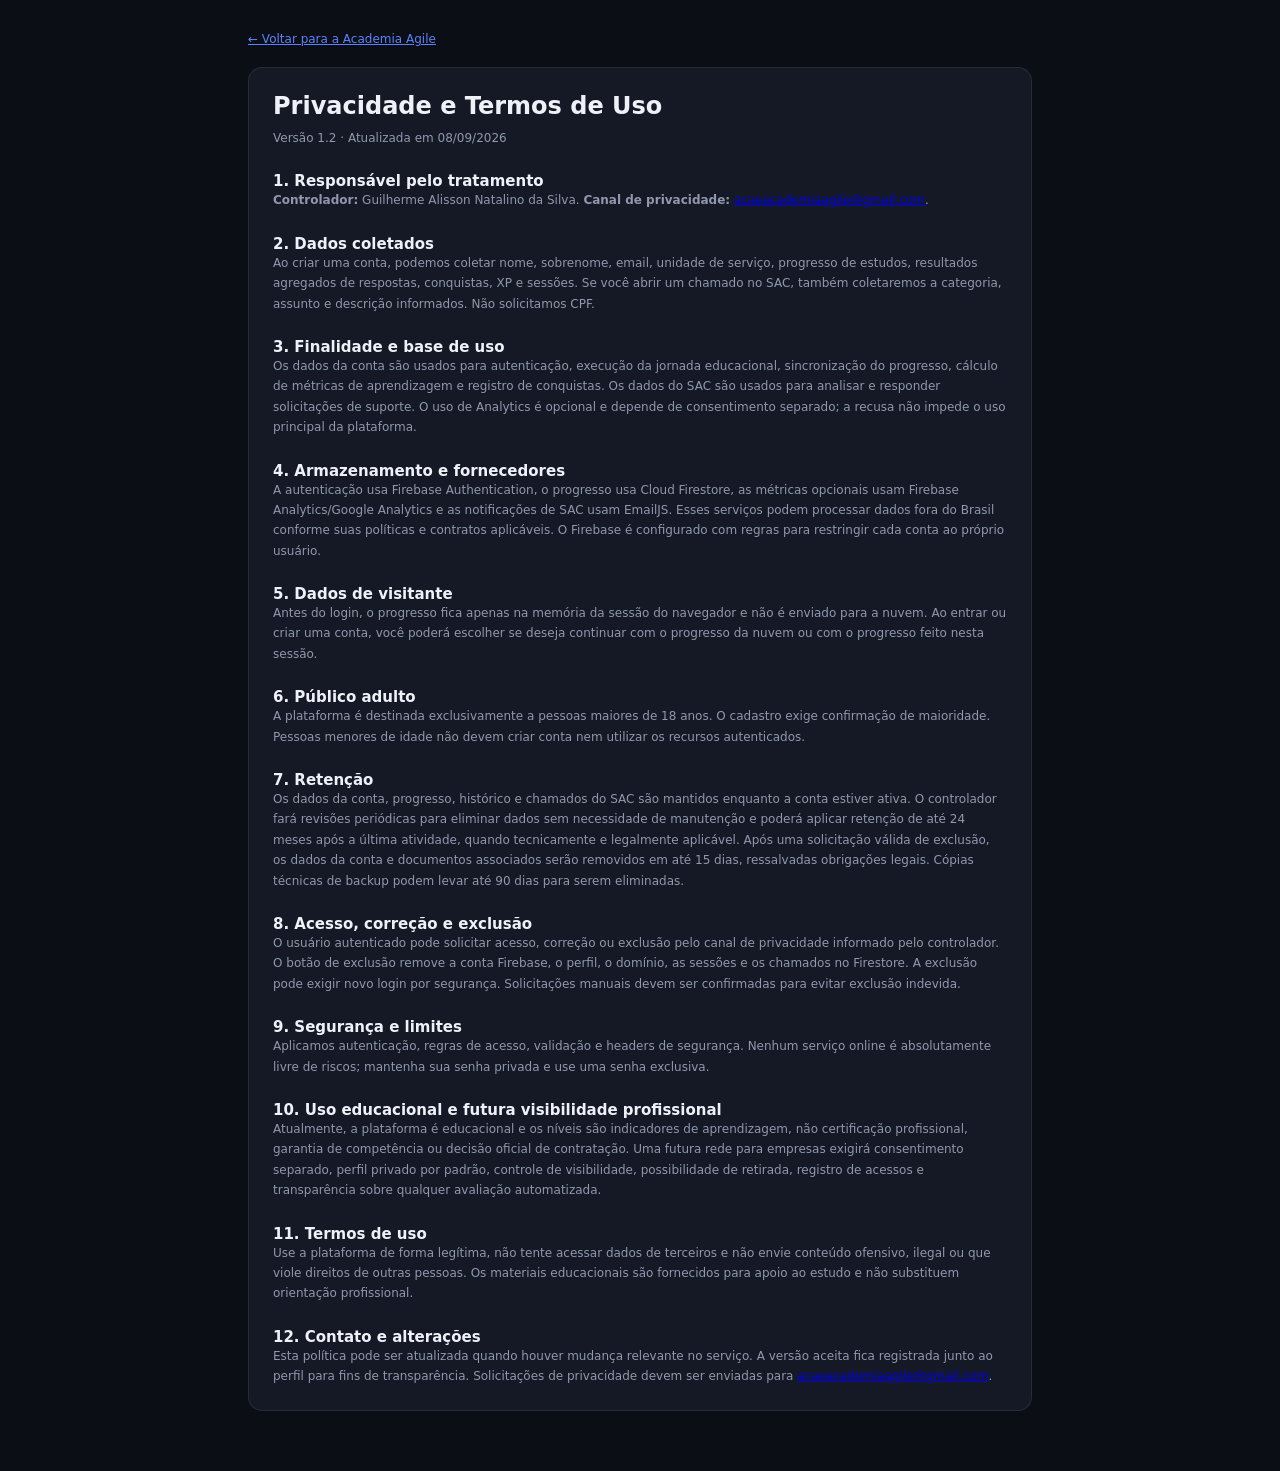
<file: data-policy.html>
<!DOCTYPE html>
<html lang="pt-BR">
<head>
  <meta charset="UTF-8">
  <meta name="viewport" content="width=device-width, initial-scale=1">
  <meta name="theme-color" content="#0b1020">
  <title>Privacidade e Termos - Academia Agile</title>
  <link rel="stylesheet" href="css/styles.css">
</head>
<body>
  <main class="legal-page">
    <a class="legal-back" href="index.html">← Voltar para a Academia Agile</a>
    <article class="legal-content">
      <h1>Privacidade e Termos de Uso</h1>
      <p class="muted">Versão 1.2 · Atualizada em 08/09/2026</p>

      <h2>1. Responsável pelo tratamento</h2>
      <p><strong>Controlador:</strong> Guilherme Alisson Natalino da Silva. <strong>Canal de privacidade:</strong> <a href="mailto:acaeacademiaagile@gmail.com">acaeacademiaagile@gmail.com</a>.</p>

      <h2>2. Dados coletados</h2>
      <p>Ao criar uma conta, podemos coletar nome, sobrenome, email, unidade de serviço, progresso de estudos, resultados agregados de respostas, conquistas, XP e sessões. Se você abrir um chamado no SAC, também coletaremos a categoria, assunto e descrição informados. Não solicitamos CPF.</p>

      <h2>3. Finalidade e base de uso</h2>
      <p>Os dados da conta são usados para autenticação, execução da jornada educacional, sincronização do progresso, cálculo de métricas de aprendizagem e registro de conquistas. Os dados do SAC são usados para analisar e responder solicitações de suporte. O uso de Analytics é opcional e depende de consentimento separado; a recusa não impede o uso principal da plataforma.</p>

      <h2>4. Armazenamento e fornecedores</h2>
      <p>A autenticação usa Firebase Authentication, o progresso usa Cloud Firestore, as métricas opcionais usam Firebase Analytics/Google Analytics e as notificações de SAC usam EmailJS. Esses serviços podem processar dados fora do Brasil conforme suas políticas e contratos aplicáveis. O Firebase é configurado com regras para restringir cada conta ao próprio usuário.</p>

      <h2>5. Dados de visitante</h2>
      <p>Antes do login, o progresso fica apenas na memória da sessão do navegador e não é enviado para a nuvem. Ao entrar ou criar uma conta, você poderá escolher se deseja continuar com o progresso da nuvem ou com o progresso feito nesta sessão.</p>

      <h2>6. Público adulto</h2>
      <p>A plataforma é destinada exclusivamente a pessoas maiores de 18 anos. O cadastro exige confirmação de maioridade. Pessoas menores de idade não devem criar conta nem utilizar os recursos autenticados.</p>

      <h2>7. Retenção</h2>
      <p>Os dados da conta, progresso, histórico e chamados do SAC são mantidos enquanto a conta estiver ativa. O controlador fará revisões periódicas para eliminar dados sem necessidade de manutenção e poderá aplicar retenção de até 24 meses após a última atividade, quando tecnicamente e legalmente aplicável. Após uma solicitação válida de exclusão, os dados da conta e documentos associados serão removidos em até 15 dias, ressalvadas obrigações legais. Cópias técnicas de backup podem levar até 90 dias para serem eliminadas.</p>

      <h2>8. Acesso, correção e exclusão</h2>
      <p>O usuário autenticado pode solicitar acesso, correção ou exclusão pelo canal de privacidade informado pelo controlador. O botão de exclusão remove a conta Firebase, o perfil, o domínio, as sessões e os chamados no Firestore. A exclusão pode exigir novo login por segurança. Solicitações manuais devem ser confirmadas para evitar exclusão indevida.</p>

      <h2>9. Segurança e limites</h2>
      <p>Aplicamos autenticação, regras de acesso, validação e headers de segurança. Nenhum serviço online é absolutamente livre de riscos; mantenha sua senha privada e use uma senha exclusiva.</p>

      <h2>10. Uso educacional e futura visibilidade profissional</h2>
      <p>Atualmente, a plataforma é educacional e os níveis são indicadores de aprendizagem, não certificação profissional, garantia de competência ou decisão oficial de contratação. Uma futura rede para empresas exigirá consentimento separado, perfil privado por padrão, controle de visibilidade, possibilidade de retirada, registro de acessos e transparência sobre qualquer avaliação automatizada.</p>

      <h2>11. Termos de uso</h2>
      <p>Use a plataforma de forma legítima, não tente acessar dados de terceiros e não envie conteúdo ofensivo, ilegal ou que viole direitos de outras pessoas. Os materiais educacionais são fornecidos para apoio ao estudo e não substituem orientação profissional.</p>

      <h2>12. Contato e alterações</h2>
      <p>Esta política pode ser atualizada quando houver mudança relevante no serviço. A versão aceita fica registrada junto ao perfil para fins de transparência. Solicitações de privacidade devem ser enviadas para <a href="mailto:acaeacademiaagile@gmail.com">acaeacademiaagile@gmail.com</a>.</p>
    </article>
  </main>
</body>
</html>
</file>
<file: css/styles.css>
*{box-sizing:border-box;margin:0;padding:0}
html{scroll-behavior:auto;overflow-anchor:none}
:root{
  --bg:#0b0e14;--surface:#141925;--s2:#1b2130;--s3:#252d3d;
  --border:rgba(255,255,255,.08);--border2:rgba(255,255,255,.15);
  --text:#eef1f7;--muted:#8f98ad;
  --accent:#5b82ff;--green:#23d56e;--red:#ff6e7b;
  --amber:#f6c343;--violet:#a77bff;--r:12px;--rl:18px;
  --font:Inter,system-ui,sans-serif;--mono:"JetBrains Mono",monospace;
}
*[hidden] { display: none !important; }
body{margin:0;background:var(--bg);color:var(--text);font-family:var(--font);overflow-x:hidden}
button,a{font:inherit}
.top{position:sticky;top:0;z-index:50;background:rgba(11,14,20,.97);backdrop-filter:blur(12px);border-bottom:1px solid var(--border)}
.toprow{display:flex;align-items:center;gap:12px;padding:12px 16px}
.logo{width:36px;height:36px;display:grid;place-items:center;border:1px solid var(--accent);background:rgba(91,130,255,.12);border-radius:10px;overflow:hidden;flex-shrink:0}
.logo img{width:100%;height:100%;object-fit:contain;display:block}
.brand b{display:block;font-size:13px;line-height:1.2}
.brand span{display:block;color:var(--muted);font-size:10px;margin-top:1px;white-space:nowrap;overflow:hidden;text-overflow:ellipsis;max-width:200px}
.xp{margin-left:auto;padding:6px 11px;border:1px solid var(--accent);border-radius:999px;color:var(--accent);font-family:var(--mono);font-size:11px;font-weight:700;white-space:nowrap}
.nav{display:flex;gap:5px;padding:0 12px 9px}
.nav button{flex:1;border:1px solid var(--border);background:var(--s2);color:var(--muted);border-radius:9px;padding:8px 4px;cursor:pointer;font-size:11px;transition:all .15s}
.nav button.active{color:#fff;border-color:var(--accent);background:rgba(91,130,255,.12)}
.progress{background:var(--surface);padding:9px 16px 8px;border-bottom:1px solid var(--border)}
.levels{display:flex;justify-content:space-between;gap:3px;margin-bottom:6px}
.lev{flex:1;text-align:center;color:var(--muted);font-size:9px;line-height:1.3;transition:color .3s}
.lev span{display:block;font-size:13px;margin-bottom:1px}
.lev.active{color:#fff;font-weight:700}
.track{height:6px;background:var(--s3);border-radius:99px;overflow:hidden}
.fill{height:100%;width:5%;background:var(--accent);transition:.4s ease}
.badge{display:inline-block;margin-top:6px;padding:4px 9px;border-radius:999px;font-size:10px;background:rgba(91,130,255,.12);color:var(--accent);border:1px solid rgba(91,130,255,.35)}
.main{max-width:860px;margin:0 auto;padding:14px 13px 80px}
.screen{display:none}
.screen.active{display:block}
.hero{background:linear-gradient(135deg,rgba(91,130,255,.14),rgba(167,123,255,.08));border:1px solid var(--border2);border-radius:20px;padding:18px;margin-bottom:12px}
.hero h1{margin:0 0 5px;font-size:21px;line-height:1.25}
.hero p{margin:0;color:var(--muted);font-size:12px;line-height:1.6}
.grid{display:grid;grid-template-columns:repeat(2,minmax(0,1fr));gap:10px}
.card{background:var(--surface);border:1px solid var(--border);border-radius:var(--rl);padding:14px}
.card h3,.card h4{margin:0 0 6px;font-size:14px}
.btn{border:0;background:var(--accent);color:#fff;border-radius:10px;padding:10px 13px;font-weight:700;cursor:pointer;font-size:13px;transition:opacity .15s}
.btn:hover{opacity:.88}
.btn.secondary{background:var(--s2);border:1px solid var(--border2);color:var(--text)}
.btn.ghost{background:transparent;border:1px solid var(--border2);color:var(--text)}
.actions{display:flex;gap:8px;flex-wrap:wrap;margin-top:10px}
.stats{display:grid;grid-template-columns:repeat(4,1fr);gap:8px}
.stat{background:var(--surface);border:1px solid var(--border);border-radius:11px;padding:11px;text-align:center}
.stat b{font:700 18px var(--mono);display:block}
.stat span{display:block;color:var(--muted);font-size:10px;margin-top:2px}
.section-title{font-size:11px;color:var(--muted);text-transform:uppercase;letter-spacing:.08em;margin:14px 0 8px}
.skill{display:flex;align-items:center;gap:10px;padding:9px 0;border-bottom:1px solid var(--border)}
.skill:last-child{border-bottom:0}
.skill-name{width:145px;font-size:12px;flex-shrink:0}
.bar{flex:1;height:5px;background:var(--s3);border-radius:99px;overflow:hidden}
.bar i{display:block;height:100%;background:var(--accent)}
.pct{width:105px;text-align:right;white-space:nowrap;font:11px var(--mono);color:var(--muted)}
#livesState{display:inline-flex;align-items:center;gap:7px;padding:4px 10px;border-radius:999px;background:rgba(255,110,123,.12);border:1px solid rgba(255,110,123,.25);color:#ffdfe3;box-shadow:inset 0 0 0 1px rgba(255,255,255,.02)}
#livesState.life-shake{animation:lifeShake .32s ease}
#livesState .life-heart{font-size:12px;display:inline-block;transform-origin:center;transition:transform .18s ease,opacity .18s ease,filter .18s ease}
#livesState .life-heart.is-broken{opacity:.35;transform:scale(.8) rotate(-10deg);filter:grayscale(.35) brightness(.9)}
@keyframes lifeShake{0%,100%{transform:translateX(0)}12%{transform:translateX(-4px) rotate(-4deg)}25%{transform:translateX(4px) rotate(4deg)}37%{transform:translateX(-3px) rotate(-3deg)}50%{transform:translateX(3px) rotate(3deg)}62%{transform:translateX(-2px) rotate(-2deg)}75%{transform:translateX(2px) rotate(2deg)}}
.qtop{display:flex;align-items:center;gap:8px;margin-bottom:11px;flex-wrap:wrap}
.qcount{margin-left:auto;font:11px var(--mono);color:var(--muted)}
.tag{padding:3px 8px;border-radius:999px;font-size:10px;font-weight:700;border:1px solid var(--border2);color:var(--accent);background:rgba(91,130,255,.08)}
.qcard{background:var(--surface);border:1px solid var(--border);border-radius:var(--rl);padding:18px;margin-bottom:11px}
.qtext{font-size:16px;font-weight:600;line-height:1.55;margin-bottom:14px}
.opts{display:flex;flex-direction:column;gap:7px}
.opt{width:100%;text-align:left;padding:12px 13px;border-radius:10px;background:var(--s2);border:1px solid var(--border2);color:var(--text);cursor:pointer;display:flex;gap:10px;align-items:flex-start;transition:all .12s;font-size:13px}
.opt:hover:not(:disabled){border-color:var(--accent);transform:translateX(2px)}
.opt:disabled{cursor:default}
.letter{min-width:20px;height:20px;border-radius:5px;background:var(--s3);display:grid;place-items:center;font:10px var(--mono);flex:none}
.opt.correct{background:rgba(35,213,110,.1);border-color:var(--green)}
.opt.correct .letter{background:var(--green);color:#000}
.opt.wrong{background:rgba(255,110,123,.1);border-color:var(--red)}
.opt.wrong .letter{background:var(--red);color:#fff}
.feedback{display:none}
.feedback.show{display:block}
.fb{border-radius:14px;padding:13px;margin:9px 0;border:1px solid var(--border2);background:var(--surface)}
.fb.ok{border-color:rgba(35,213,110,.3)}
.fb.err{border-color:rgba(255,110,123,.3)}
.fb h4{margin:0 0 6px;font-size:13px}
.material{display:flex;align-items:center;gap:10px;padding:10px 11px;background:rgba(91,130,255,.08);border:1px solid rgba(91,130,255,.25);border-radius:11px;text-decoration:none;color:var(--text);margin-top:9px}
.material:hover{background:rgba(91,130,255,.15)}
.play{width:36px;height:28px;border-radius:7px;background:rgba(91,130,255,.2);display:grid;place-items:center;flex-shrink:0;font-size:12px}
.material small{display:block;color:var(--muted);margin-top:1px;font-size:10px}
.recovery-video{margin-top:10px;aspect-ratio:16/9;border:1px solid var(--border2);border-radius:11px;overflow:hidden;background:#000}
.recovery-video iframe{display:block;width:100%;height:100%;border:0}
.next{width:100%;margin-top:8px}
.study-grid{display:grid;grid-template-columns:repeat(2,minmax(0,1fr));gap:10px}
.study-card{background:var(--surface);border:1px solid var(--border);border-radius:14px;padding:13px}
.study-card .meta{display:flex;gap:5px;flex-wrap:wrap;margin:7px 0}
.chip{font-size:9px;padding:3px 7px;border-radius:999px;background:var(--s3);color:var(--muted)}
.achievement{display:flex;gap:10px;align-items:center;padding:10px;border:1px solid var(--border);border-radius:11px;background:var(--surface)}
.aicon{font-size:20px}
.timeline{display:flex;flex-direction:column;gap:7px}
.row{display:flex;justify-content:space-between;gap:12px;padding:9px;border-bottom:1px solid var(--border);font-size:11px}
.exam-box{border:1px solid rgba(246,195,67,.3);background:rgba(246,195,67,.06);border-radius:13px;padding:12px;margin-bottom:11px}
.promo{padding:16px;border-radius:15px;text-align:center;background:linear-gradient(135deg,rgba(35,213,110,.13),rgba(91,130,255,.1));border:1px solid rgba(35,213,110,.25)}
.muted{color:var(--muted)}
.small{font-size:11px}
.mission{border-left:3px solid var(--accent)}
.slack-button { display: none; }
.action-grid{display:grid;grid-template-columns:1fr;gap:8px;margin-top:12px}
.action-btn{display:flex;align-items:center;gap:10px;padding:13px 16px;border-radius:13px;border:1px solid var(--border2);background:var(--s2);color:var(--text);cursor:pointer;font-size:14px;font-weight:500;transition:all .15s;text-align:left;width:100%}
.action-btn:hover{background:var(--s3);transform:translateX(2px)}
.action-btn.primary{background:var(--accent);border-color:var(--accent);color:#fff}
.action-btn.primary:hover{opacity:.9;transform:translateX(2px)}
.action-btn .aicon{font-size:20px;flex-shrink:0;width:36px;height:36px;border-radius:9px;background:rgba(255,255,255,.1);display:grid;place-items:center}
.action-btn.primary .aicon{background:rgba(255,255,255,.2)}
.action-btn .alabel{flex:1}
.action-btn .alabel b{display:block;font-size:14px;line-height:1.2}
.action-btn .alabel span{display:block;font-size:11px;opacity:.7;margin-top:2px}
.action-btn .achev{color:rgba(255,255,255,.5);font-size:16px}
.auth-strip{display:flex;align-items:center;gap:8px;padding:10px 14px;border-radius:11px;background:rgba(91,130,255,.08);border:1px solid rgba(91,130,255,.2);margin-bottom:10px;cursor:pointer;transition:all .15s}
.auth-strip:hover{background:rgba(91,130,255,.15)}
.auth-strip .acloud{font-size:18px}
.auth-strip .atext b{display:block;font-size:13px;color:var(--text)}
.auth-strip .atext span{display:block;font-size:11px;color:var(--muted)}
.auth-strip .achev{margin-left:auto;color:var(--muted);font-size:14px}

.lock{opacity:.45}
.empty{padding:20px;text-align:center;color:var(--muted);font-size:12px}
.review-item{padding:11px 0;border-bottom:1px solid var(--border)}
.review-item:last-child{border-bottom:0}
.review-q{font-size:12px;font-weight:600;line-height:1.45}
.review-line{font-size:11px;margin-top:3px}
.wrongtxt{color:var(--red)}
.righttxt{color:var(--green)}
.toast{position:fixed;top:68px;right:13px;z-index:200;background:var(--green);color:#06150a;padding:7px 12px;border-radius:999px;font:700 12px var(--mono);transform:translateY(-5px);opacity:0;transition:.25s;pointer-events:none}
.toast.show{opacity:1;transform:none}
.modal{position:fixed;inset:0;background:rgba(0,0,0,.6);display:none;align-items:flex-end;z-index:100}
.modal.show{display:flex}
.modal-card{position:relative;width:100%;max-width:860px;margin:0 auto;background:var(--surface);border:1px solid var(--border2);border-radius:20px 20px 0 0;padding:16px;max-height:88vh;overflow:auto}
.x{position:absolute;top:12px;right:16px;z-index:2;width:30px;height:30px;border:0;border-radius:50%;background:rgba(255,255,255,.07);color:var(--muted);font-size:22px;line-height:1;cursor:pointer}
@media(max-width:640px){
  .grid,.study-grid{grid-template-columns:1fr}
  .stats{grid-template-columns:1fr 1fr}
  .skill-name{width:110px}
  .qtext{font-size:15px}
  .nav button{font-size:10px;padding:7px 3px}
  .brand span{max-width:160px}
  .hero h1{font-size:18px}
  .hero{padding:14px}
  .main{padding:12px 11px 80px}
}

/* =============================================
   Jornada — Header, Nav icons, Journey Track
   ============================================= */

/* ---- Top bar ---- */
.top { max-width: none; }
.toprow { max-width: 1180px; margin: 0 auto; }
.top-spacer { flex: 1; }
.top-stat {
  min-width: 88px; padding: 6px 11px;
  border: 1px solid var(--border); border-radius: 10px;
  background: rgba(20,25,37,.75); font-size: 11px;
  text-align: center; line-height: 1.15;
}
.top-stat span { margin-right: 3px; }
.top-stat b { font: 700 12px var(--mono); }
.top-stat small { display: block; color: var(--muted); font-size: 8px; margin-top: 2px; }
.streak-button { cursor: pointer; color: var(--text); font-family: inherit; }
.streak-button:hover { border-color: var(--accent); background: rgba(91,130,255,.1); }

.avatar-btn, .icon-btn {
  border: 1px solid var(--border2); background: var(--s2);
  color: var(--text); border-radius: 10px; cursor: pointer;
}
.avatar-btn {
  height: 40px; padding: 4px 8px;
  display: flex; align-items: center; gap: 6px;
}
.avatar-btn span:first-child {
  width: 28px; height: 28px; border-radius: 50%;
  display: grid; place-items: center;
  background: rgba(91,130,255,.2); border: 1px solid var(--accent); font-size: 10px;
}
.avatar-logo { width: 100%; height: 100%; object-fit: contain; display: block; border-radius: 50%; }
.avatar-person-icon { width: 22px; height: 22px; color: var(--muted); display: block; }
.icon-btn { width: 40px; height: 40px; background: transparent; }
.notification-button { position: relative; }
.notification-count { position: absolute; top: -5px; right: -5px; min-width: 16px; height: 16px; padding: 0 4px; display: grid; place-items: center; border-radius: 999px; background: var(--red); color: #fff; font: 700 9px var(--mono); }

/* ---- Nav ícones SVG ---- */
.nav-icon {
  display: block; width: 20px; height: 20px;
  margin: 0 auto 3px; transition: stroke .15s;
}
.nav button {
  display: flex; flex-direction: column;
  align-items: center; justify-content: center;
  padding: 8px 6px 7px;
}
.nav button.active .nav-icon { stroke: var(--accent); }
.nav button:not(.active) .nav-icon { stroke: var(--muted); }
.nav button span { font-size: 10px; line-height: 1; }

/* ---- Layout principal ---- */
.main { max-width: 1180px; padding: 16px 10px 80px; }
.home-level-grid {
  display: grid;
  grid-template-columns: minmax(0, 2.3fr) minmax(230px, .75fr);
  gap: 10px;
}

/* ---- Level card simplificado (só journey track) ---- */
.level-card { padding: 16px; }
.level-card--journey-only { padding: 14px 16px 18px; }

.eyebrow {
  font-size: 9px; font-weight: 700; letter-spacing: .1em;
  color: var(--muted); text-transform: uppercase; margin-bottom: 10px;
}

/* ---- Journey Track — evolução das onças ---- */
.journey-track {
  display: flex;
  justify-content: space-between;
  align-items: flex-end;
  gap: 0;
  min-height: 140px;
  position: relative;
}

/* Linha conectora — fica atrás das imagens */
.journey-track::before {
  content: '';
  position: absolute;
  bottom: 28px;
  left: 5%; right: 5%;
  height: 2px;
  background: linear-gradient(
    90deg,
    var(--green) var(--track-fill, 20%),
    var(--border2) var(--track-fill, 20%)
  );
  z-index: 0;
}

.journey-node {
  flex: 1;
  display: flex; flex-direction: column;
  align-items: center; gap: 6px;
  position: relative; z-index: 1;
}
/* Esconde o span legado (bolinhas antigas) */
.journey-node > span { display: none; }

/* ---- Wrapper da imagem: corpo inteiro, sem fundo ---- */
.track-mascot-wrap {
  position: relative;
  width: 90px; height: 120px;
  display: flex; align-items: flex-end; justify-content: center;
  background: transparent; overflow: visible;
}

/* Imagem full-body com transparência (PNG sem fundo) */
.track-mascot-img {
  width: 100%; height: 100%;
  object-fit: contain;
  object-position: center bottom;
  display: block;
  background: transparent;
  transition: filter .35s, opacity .35s, transform .35s;
}

/* ---- Estados visuais das onças ---- */

/* Concluído: colorido, levemente opaco */
.journey-node--completed .track-mascot-img { opacity: .72; }

/* Atual: colorido, elevado, glow azul */
.journey-node--current .track-mascot-img {
  transform: scale(1.13) translateY(-8px);
  filter: drop-shadow(0 6px 16px rgba(91,130,255,.55));
}

/* Próximo: silhueta preta pulsante com glow azul */
.journey-node--next .track-mascot-img {
  filter: brightness(0) saturate(0);
  opacity: .58;
  animation: shadow-pulse-next 3s ease-in-out infinite;
}

/* Bloqueados: silhueta preta escura, sem movimento */
.journey-node--locked .track-mascot-img {
  filter: brightness(0) saturate(0);
  opacity: .20;
}

@keyframes shadow-pulse-next {
  0%, 100% {
    opacity: .50;
    filter: brightness(0) saturate(0);
  }
  50% {
    opacity: .72;
    filter: brightness(0) saturate(0) drop-shadow(0 0 12px rgba(91,130,255,.65));
  }
}

/* ---- Anel pulsante no nível atual ---- */
.track-mascot-ring {
  position: absolute;
  bottom: -4px;
  left: 50%; transform: translateX(-50%);
  width: 54px; height: 54px;
  border-radius: 50%;
  border: 2px solid var(--accent);
  box-shadow: 0 0 0 4px rgba(91,130,255,.12), 0 0 16px rgba(91,130,255,.4);
  animation: ring-pulse 2.5s ease-in-out infinite;
  pointer-events: none;
}

@keyframes ring-pulse {
  0%, 100% { box-shadow: 0 0 0 4px rgba(91,130,255,.12), 0 0 16px rgba(91,130,255,.4); }
  50%       { box-shadow: 0 0 0 8px rgba(91,130,255,.06), 0 0 28px rgba(91,130,255,.65); }
}

/* ---- Badge ✓ nos concluídos ---- */
.track-mascot-check {
  position: absolute;
  top: 0; right: -2px;
  width: 20px; height: 20px; border-radius: 50%;
  background: var(--green); color: #062317;
  font-size: 9px; font-weight: 900;
  display: grid; place-items: center;
  border: 2px solid rgba(0,0,0,.35);
  box-shadow: 0 2px 6px rgba(0,0,0,.4);
}

/* ---- Label abaixo da onça ---- */
.track-mascot-label {
  font-size: 9px; font-weight: 700; text-align: center;
  line-height: 1.2; letter-spacing: .03em;
  max-width: 90px; white-space: nowrap;
  overflow: hidden; text-overflow: ellipsis;
}
.journey-node--completed .track-mascot-label { color: var(--green); }
.journey-node--current   .track-mascot-label { color: var(--accent); font-size: 10px; }
.journey-node--next      .track-mascot-label { color: rgba(91,130,255,.5); font-style: italic; }
.journey-node--locked    .track-mascot-label { color: rgba(255,255,255,.18); }

/* ---- Número do nível (mini, acima do label) ---- */
.track-level-num {
  font-size: 8px; letter-spacing: .06em; text-transform: uppercase;
  color: rgba(255,255,255,.2);
}
.journey-node--current   .track-level-num { color: rgba(91,130,255,.7); }
.journey-node--completed .track-level-num { color: rgba(35,213,110,.6); }

/* ---- Goal card ---- */
.goal-card h2 { font-size: 15px; margin: 8px 0; }
.goal-card p { font-size: 10px; margin-bottom: 8px; }
.goal-card small { display: block; color: var(--muted); font-size: 9px; margin-top: 7px; }
.goal-card .bar { height: 6px; }
.goal-btn { width: 100%; margin-top: 10px; padding: 7px 9px; font-size: 9px; }

/* ---- Home action grid ---- */
.home-action-grid {
  display: grid;
  grid-template-columns: minmax(0, 2.4fr) 150px 150px;
  gap: 10px; margin-top: 12px;
}
.continue-card {
  padding: 16px;
  background: linear-gradient(135deg, rgba(39,70,190,.9), rgba(26,43,115,.85));
  border-color: rgba(91,130,255,.55);
}
.continue-top { display: flex; justify-content: space-between; align-items: center; color: #aab9ff; font-size: 8px; letter-spacing: .08em; }
.continue-top b { color: #fff; font-size: 8px; letter-spacing: 0; }
.continue-content { display: flex; align-items: center; gap: 14px; margin: 10px 0 13px; }
.target-icon {
  width: 58px; height: 58px; border-radius: 50%;
  display: grid; place-items: center;
  border: 5px solid rgba(255,255,255,.15);
  outline: 2px solid rgba(255,255,255,.2);
  font-size: 28px; flex: none;
}
.continue-info { min-width: 0; flex: 1; }
.continue-info h2 { font-size: 17px; margin: 0 0 5px; }
.continue-info p { font-size: 10px; color: #d6dcff; margin: 2px 0; }
.continue-info .progress-line { margin-top: 9px; height: 6px; background: rgba(255,255,255,.12); border-radius: 99px; overflow: hidden; }
.continue-info .progress-line i { display: block; height: 100%; width: 8%; background: var(--green); border-radius: 99px; }
.continue-content > strong { color: #fff; font-size: 9px; white-space: nowrap; }
.primary-action, .green-action, .purple-action { width: 100%; border: 0; border-radius: 7px; padding: 8px 10px; cursor: pointer; font-size: 10px; font-weight: 700; }
.primary-action { background: #fff; color: #233a9b; }
.daily-card, .recommended-card, .mission-card { padding: 13px; }
.daily-card { background: linear-gradient(145deg, rgba(8,63,48,.9), rgba(10,47,38,.9)); border-color: rgba(35,213,110,.18); }
.recommended-card { background: linear-gradient(145deg, rgba(54,28,83,.9), rgba(38,25,64,.9)); border-color: rgba(167,123,255,.2); }
.mission-card { background: linear-gradient(180deg, rgba(12,18,28,.9), rgba(16,20,30,.95)); border-color: rgba(255,255,255,.1); }
.card-label { font-size: 8px; color: var(--muted); letter-spacing: .08em; }
.daily-card h3, .recommended-card h3 { font-size: 11px; margin: 12px 0 9px; }
.daily-card p, .daily-card small, .recommended-card p { font-size: 9px; color: var(--muted); }
.daily-card p { color: var(--green); margin-bottom: 3px; }
.mini-progress { height: 5px; background: rgba(255,255,255,.1); border-radius: 99px; overflow: hidden; margin: 9px 0; }
.mini-progress i { display: block; height: 100%; width: 0; background: var(--green); }
.recommended-card strong { display: block; margin-top: 4px; color: var(--violet); font: 700 15px var(--mono); }
.recommended-card .mini-progress i { background: var(--violet); }
.mission-list{display:grid;gap:12px;margin-top:10px}
.mission-item{display:flex;flex-direction:column;gap:6px;padding:6px 0;border-bottom:1px solid rgba(255,255,255,.08)}
.mission-item:last-child{border-bottom:0}
.mission-row{display:flex;justify-content:space-between;align-items:center;gap:10px;font-weight:700;font-size:12px;margin-bottom:0}
.mission-row span{flex:1;min-width:0}
.mission-row strong{font-size:10px;color:var(--green);font-family:var(--mono);white-space:nowrap}
.mission-row strong em{font-style:normal;color:var(--green);margin-left:2px}
.mission-item small{display:block;color:var(--muted);font-size:9px;margin-top:0}
.mission-item .mini-progress{margin:0}
.green-action { background: rgba(35,213,110,.8); color: #062317; }
.purple-action { background: rgba(117,55,220,.8); color: #fff; }

/* ---- Journey explainer ---- */
.journey-explainer {
  margin-top: 45px;
  background: linear-gradient(180deg, rgba(20,25,37,.95), rgba(12,17,27,.95));
  border: 1px solid var(--border); border-radius: 14px; padding: 15px 18px;
}
.journey-explainer h2 { font-size: 12px; margin-bottom: 13px; }
.explainer-grid { display: grid; grid-template-columns: repeat(5,1fr); }
.explainer-grid > div { display: flex; gap: 9px; padding: 4px 13px; border-right: 1px solid var(--border); }
.explainer-grid > div:last-child { border-right: 0; }
.explainer-grid span { font-size: 24px; }
.explainer-grid b { font-size: 9px; }
.explainer-grid p { color: var(--muted); font-size: 8px; line-height: 1.45; margin-top: 4px; }
.sync-strip { margin-top: 12px; padding: 10px; border: 1px solid var(--border); border-radius: 11px; display: flex; align-items: center; gap: 8px; font-size: 9px; }
.sync-strip small { color: var(--muted); flex: 1; }
.sync-strip b { color: var(--green); font-size: 8px; }

/* ---- Métricas ---- */
.metrics-overview { display: grid; grid-template-columns: repeat(4,1fr); gap: 10px; }
.metric-big { background: var(--surface); border: 1px solid var(--border); border-radius: 13px; padding: 15px; }
.metric-big b { display: block; font: 700 24px var(--mono); }
.metric-big span { color: var(--muted); font-size: 10px; }
.metric-big .metric-note { color: var(--muted); font-size: 9px; margin-top: 5px; }
.metric-focus { display: flex; justify-content: space-between; align-items: center; padding: 11px 0; border-bottom: 1px solid var(--border); }
.metric-focus:last-child { border-bottom: 0; }
.metric-focus b { font-size: 11px; }
.metric-focus span { color: var(--violet); font: 11px var(--mono); }
.metric-focus-action { margin-left: 8px; padding: 5px 9px; font: 10px var(--sans); }
.faq-list { display: grid; gap: 8px; }
.support-callout { display: flex; align-items: center; gap: 12px; margin-bottom: 10px; padding: 13px 15px; border: 1px solid rgba(91,130,255,.38); border-radius: 10px; background: linear-gradient(100deg, rgba(91,130,255,.16), rgba(167,123,255,.08)); }
.support-callout-icon { width: 34px; height: 34px; flex: 0 0 34px; display: grid; place-items: center; border-radius: 9px; background: var(--accent); font-size: 17px; }
.support-callout b { display: block; color: var(--text); font-size: 12px; }
.support-callout p { margin: 4px 0 0; color: var(--muted); font-size: 10px; line-height: 1.45; }
.support-contact { margin-top: 14px; padding: 12px 15px; border: 1px solid var(--border); border-radius: 9px; background: rgba(255,255,255,.02); }
.support-contact b { display: block; color: var(--text); font-size: 12px; }
.support-contact p { margin: 5px 0 0; color: var(--muted); font-size: 11px; line-height: 1.55; }
.support-contact a { color: var(--accent); font-weight: 700; }
.faq-item { padding: 13px 15px; background: var(--surface); border: 1px solid var(--border); border-radius: 10px; }
.faq-item summary { cursor: pointer; font-size: 12px; font-weight: 700; }
.faq-item p { margin: 10px 0 0; color: var(--muted); font-size: 11px; line-height: 1.55; }
.support-form { display: grid; gap: 8px; padding: 16px; background: var(--surface); border: 1px solid var(--border); border-radius: 12px; }
.support-form[hidden] { display: none; }
.support-input, .support-select, .support-textarea { margin-bottom: 5px; }
.support-combobox { position: relative; margin-bottom: 5px; }
.support-combobox-trigger { width: 100%; display: flex; align-items: center; gap: 10px; padding: 11px 14px; border: 1px solid rgba(255,255,255,.1); border-radius: 10px; background: rgba(255,255,255,.05); color: #fff; cursor: pointer; font: 13px var(--sans); text-align: left; }
.support-combobox-trigger:focus { outline: none; border-color: var(--accent); box-shadow: 0 0 0 3px rgba(91,130,255,.18); }
.support-category-icon { font-size: 16px; }
.support-combobox-chevron { margin-left: auto; color: var(--muted); font-size: 16px; }
.support-combobox-menu { position: absolute; top: calc(100% + 6px); left: 0; right: 0; z-index: 5; padding: 5px; border: 1px solid var(--border2); border-radius: 10px; background: #1a2232; box-shadow: 0 16px 30px rgba(0,0,0,.4); }
.support-combobox-menu[hidden] { display: none; }
.support-combobox-menu button { width: 100%; display: flex; align-items: center; gap: 10px; padding: 10px; border: 0; border-radius: 7px; background: transparent; color: var(--text); cursor: pointer; text-align: left; }
.support-combobox-menu button:hover, .support-combobox-menu button:focus { background: rgba(91,130,255,.14); outline: none; }
.support-combobox-menu button > span:first-child { width: 22px; font-size: 16px; text-align: center; }
.support-combobox-menu b, .support-combobox-menu small { display: block; }
.support-combobox-menu b { font-size: 11px; }
.support-combobox-menu small { margin-top: 2px; color: var(--muted); font-size: 9px; }
.support-category-hidden { position: absolute; width: 1px; height: 1px; overflow: hidden; clip: rect(0 0 0 0); clip-path: inset(50%); white-space: nowrap; }
.support-textarea { resize: vertical; min-height: 120px; font-family: inherit; }
.support-login-note, .support-user-note { margin-bottom: 10px; padding: 12px; border: 1px solid var(--border); border-radius: 9px; color: var(--muted); font-size: 11px; }
.support-user-note b { color: var(--text); }
.support-ticket-list { display: grid; gap: 7px; }
.support-ticket { width: 100%; display: flex; align-items: center; justify-content: space-between; padding: 12px; background: var(--surface); border: 1px solid var(--border); border-radius: 8px; color: var(--text); cursor: pointer; text-align: left; }
.support-ticket:hover { border-color: var(--accent); background: rgba(91,130,255,.07); }
.support-ticket b, .support-ticket small { display: block; }
.support-ticket small { margin-top: 4px; color: var(--muted); font-size: 9px; }
.support-ticket strong { color: var(--muted); font-size: 20px; }
.support-ticket-detail { padding: 24px; }
.support-ticket-detail-head { display: flex; align-items: center; gap: 8px; color: var(--muted); font-size: 10px; }
.support-ticket-detail h2 { margin: 16px 0 4px; color: var(--text); font-size: 18px; }
.support-ticket-detail > small { color: var(--muted); font-size: 10px; }
.support-detail-block { margin-top: 18px; padding: 14px; border: 1px solid var(--border); border-radius: 9px; background: rgba(255,255,255,.03); }
.support-detail-block b { display: block; font-size: 11px; }
.support-detail-block p { margin: 8px 0 0; color: var(--muted); font-size: 12px; line-height: 1.6; white-space: pre-wrap; }
.support-response.has-response { border-color: rgba(35,213,110,.35); background: rgba(35,213,110,.06); }
.support-conversation { display: grid; gap: 8px; margin-top: 18px; }
.support-conversation > b { font-size: 11px; }
.support-message { padding: 10px 12px; border: 1px solid var(--border); border-radius: 9px; background: rgba(255,255,255,.03); }
.support-message--admin { border-color: rgba(35,213,110,.28); background: rgba(35,213,110,.06); }
.support-message-head { display: flex; align-items: center; justify-content: space-between; gap: 8px; flex-wrap: wrap; font-size: 10px; }
.support-message--admin .support-message-head strong { color: var(--green); }
.support-message-head small { color: var(--muted); font-size: 9px; }
.support-message p { margin: 6px 0 0; color: var(--muted); font-size: 12px; line-height: 1.5; white-space: pre-wrap; }
.support-close-ticket { width: 100%; margin-top: 14px; background: rgba(255,128,128,.1); border-color: rgba(255,128,128,.35); color: #ff9a9a; }
.support-closed-note { margin-top: 14px; padding: 11px; border: 1px solid var(--border); border-radius: 8px; color: var(--muted); font-size: 11px; text-align: center; }
.admin-ticket { min-width: 0; margin-bottom: 12px; padding: 16px; background: var(--surface); border: 1px solid var(--border); border-radius: 12px; overflow-wrap: anywhere; }
.admin-filters { display: grid; grid-template-columns: minmax(0, 1fr) auto auto; gap: 8px; align-items: center; margin-bottom: 12px; }
.admin-filter-search-wrap { display: flex; align-items: center; gap: 8px; min-width: 0; padding: 0 11px; border: 1px solid var(--border2); border-radius: 6px; background: var(--surface); color: var(--muted); }
.admin-filter-search-wrap > span { font-size: 19px; line-height: 1; transform: rotate(-15deg); }
.admin-filter-search, .admin-filter-select { width: 100%; min-width: 0; border: 0; background: transparent; color: var(--text); font: 11px var(--sans); }
.admin-filter-search { padding: 11px 0; }
.admin-filter-search::placeholder { color: #737d92; }
.admin-filter-search-wrap:focus-within, .admin-filter-field:focus-within .admin-filter-select { border-color: var(--accent); }
.admin-filter-search:focus, .admin-filter-select:focus { outline: none; }
.admin-filter-field { min-width: 132px; }
.admin-filter-field > span { position: absolute; width: 1px; height: 1px; overflow: hidden; clip: rect(0 0 0 0); clip-path: inset(50%); white-space: nowrap; }
.admin-filter-select { padding: 11px 28px 11px 10px; border: 1px solid var(--border2); border-radius: 6px; background-color: var(--surface); cursor: pointer; }
.admin-filter-select option { background: var(--surface); color: var(--text); }
.admin-summary { margin-bottom: 10px; color: var(--muted); font-size: 11px; }
.admin-summary b { color: var(--accent); }
.admin-ticket-meta { display: flex; align-items: center; gap: 8px; flex-wrap: wrap; color: var(--muted); font-size: 10px; }
.admin-ticket h3 { margin: 14px 0 6px; font-size: 15px; }
.admin-ticket p { margin: 0 0 12px; color: var(--muted); font-size: 12px; line-height: 1.6; white-space: pre-wrap; }
.admin-response { width: 100%; box-sizing: border-box; margin-bottom: 9px; padding: 11px; resize: vertical; border: 1px solid var(--border2); border-radius: 8px; background: rgba(255,255,255,.04); color: var(--text); font: 12px var(--sans); }
.admin-response:focus { outline: none; border-color: var(--accent); box-shadow: 0 0 0 3px rgba(91,130,255,.16); }

/* ---- Responsivo ---- */
@media (max-width: 900px) {
  .home-level-grid, .home-action-grid { grid-template-columns: 1fr; }
  .explainer-grid { grid-template-columns: 1fr 1fr; }
  .explainer-grid > div { border-right: 0; }
  .metrics-overview { grid-template-columns: 1fr 1fr; }
  .journey-track { gap: 2px; }
}

@media (max-width: 640px) {
  .main { padding: 10px 8px 70px; }
  .toprow { padding: 9px 10px; }
  .brand span { max-width: 140px; }
  .nav { gap: 8px; padding: 0 8px 8px; }
  .nav button { padding: 9px 4px; }
  .nav button span { display: block; font-size: 9px; margin: 2px 0 0; }
  .nav-icon { width: 18px; height: 18px; }
  .slack-button {
    display: flex; align-items: center; justify-content: center; gap: 6px;
    width: calc(100% - 16px); margin: 0 8px 8px; padding: 10px 12px;
    border-radius: 12px; background: linear-gradient(135deg, rgba(91,130,255,.2), rgba(99,102,241,.28));
    border: 1px solid rgba(91,130,255,.38); color: #eaf0ff; text-decoration: none;
    font-weight: 700; font-size: 12px; box-sizing: border-box;
  }
  .slack-icon { font-size: 14px; }
  .track-mascot-wrap { width: 58px; height: 82px; }
  .track-mascot-label { font-size: 8px; max-width: 58px; }
  .journey-track { min-height: 125px; }
  .journey-track::before { bottom: 30px; }
  .explainer-grid { grid-template-columns: 1fr; }
  .explainer-grid > div { border-bottom: 1px solid var(--border); padding: 9px 0; }
  .explainer-grid > div:last-child { border-bottom: 0; }
  .sync-strip { flex-wrap: wrap; }
  .sync-strip small { flex-basis: 100%; }
  .metrics-overview { grid-template-columns: 1fr 1fr; }
  .continue-content > strong { display: none; }
  .admin-filters { grid-template-columns: 1fr 1fr; }
  .admin-filter-search-wrap { grid-column: 1 / -1; }
}

@media (max-width: 480px) {
  html, body, .top, .main, .screen, .card, .hero { width: 100%; max-width: 100%; min-width: 0; }
  .main { overflow-x: hidden; }
  .toprow { gap: 7px; padding-left: 8px; padding-right: 8px; }
  .brand { min-width: 0; }
  .brand b, .brand span { overflow: hidden; text-overflow: ellipsis; }
  .xp { padding-left: 7px; padding-right: 7px; font-size: 9px; }
  .top-stat { min-width: 46px; padding: 4px 5px; border-radius: 7px; font-size: 8px; }
  .top-stat span { margin-right: 1px; }
  .top-stat b { font-size: 9px; }
  .top-stat small { font-size: 6px; }
  .nav { gap: 3px; padding-left: 4px; padding-right: 4px; }
  .nav button { min-width: 0; overflow: hidden; text-overflow: ellipsis; }
  .nav button span { max-width: 100%; white-space: nowrap; font-size: 8px; }
  .journey-track { width: 100%; overflow: hidden; }
  .track-mascot-wrap { width: 17vw; height: 72px; }
  .track-mascot-label { max-width: 17vw; font-size: 7px; }
  .journey-node--current .track-mascot-label { font-size: 8px; }
  .modal { padding: 6px; }
  .modal-card { max-height: 96vh; border-radius: 14px; }
  .auth-modal { padding: 24px 14px 22px; }
  .auth-header { gap: 10px; margin-bottom: 18px; }
  .auth-logo { width: 54px; height: 54px; }
  .auth-row { grid-template-columns: 1fr; }
  #adminContent, #adminFilters, .admin-ticket, .admin-ticket-meta { width: 100%; max-width: 100%; min-width: 0; }
  .admin-filters { grid-template-columns: minmax(0, 1fr); }
  .admin-filter-search-wrap { grid-column: auto; }
  .admin-filter-field { min-width: 0; }
  .admin-filter-search, .admin-filter-select, .admin-response { max-width: 100%; min-width: 0; }
  .support-ticket-detail, .notification-panel { padding: 16px 10px; }
  .support-message-head small { max-width: 100%; overflow-wrap: anywhere; }
  .support-detail-block, .support-message { min-width: 0; }
  .actions, .support-reply-box { min-width: 0; }
  .actions .btn, .support-reply-box .btn, .admin-response + .btn { max-width: 100%; }
}


/* =============================================
   Auth Modal — novo design
   ============================================= */

.modal {
  position: fixed; inset: 0;
  background: rgba(0,0,0,.72);
  backdrop-filter: blur(6px);
  display: none; align-items: center; justify-content: center;
  z-index: 200; padding: 16px;
}
.modal.show { display: flex; }

.modal-card {
  width: 100%; max-width: 520px;
  background: #141925;
  border: 1px solid rgba(255,255,255,.1);
  border-radius: 20px;
  padding: 0;
  max-height: 92vh; overflow-y: auto;
  box-shadow: 0 32px 80px rgba(0,0,0,.6);
  position: relative;
}

.x {
  position: absolute; top: 14px; right: 16px;
  width: 30px; height: 30px; border-radius: 50%;
  background: rgba(255,255,255,.07); border: none;
  color: var(--muted); font-size: 16px; cursor: pointer;
  display: grid; place-items: center; z-index: 1;
  transition: background .15s;
}
.x:hover { background: rgba(255,255,255,.14); color: #fff; }

.auth-modal { padding: 28px 28px 32px; }

.auth-header {
  display: flex; align-items: center; gap: 14px;
  margin-bottom: 24px;
}
.auth-logo {
  width: 64px; height: 64px; border-radius: 16px;
  object-fit: cover;
  border: 2px solid rgba(91,130,255,.3);
  box-shadow: 0 4px 16px rgba(91,130,255,.2);
}
.auth-title {
  font-size: 18px; font-weight: 800; margin: 0;
  background: linear-gradient(135deg, #fff 40%, #5b82ff);
  -webkit-background-clip: text; -webkit-text-fill-color: transparent;
}
.auth-subtitle { font-size: 11px; color: var(--muted); margin-top: 2px; }

.auth-tabs {
  display: flex;
  background: rgba(255,255,255,.05);
  border-radius: 10px; padding: 4px;
  margin-bottom: 24px; gap: 0;
}
.auth-tab {
  flex: 1; padding: 9px 0; border: none; background: transparent;
  border-radius: 7px; font-size: 13px; font-weight: 600;
  color: var(--muted); cursor: pointer; transition: all .2s;
}
.auth-tab--active {
  background: var(--accent); color: #fff;
  box-shadow: 0 2px 8px rgba(91,130,255,.4);
}

.auth-form { display: flex; flex-direction: column; gap: 14px; }
.auth-form--hidden { display: none; }
.auth-row { display: grid; grid-template-columns: 1fr 1fr; gap: 12px; }
.auth-field { display: flex; flex-direction: column; gap: 6px; }
.auth-label {
  font-size: 11px; font-weight: 700; letter-spacing: .04em;
  color: rgba(255,255,255,.6); text-transform: uppercase;
}

.auth-input-wrap { position: relative; display: flex; align-items: center; }
.password-toggle { position: absolute; right: 10px; border: 0; background: transparent; color: var(--muted); cursor: pointer; font-size: 14px; line-height: 1; padding: 5px; }
.password-toggle:hover, .password-toggle:focus { color: var(--text); }
.auth-input-wrap .password-toggle ~ .auth-input { padding-right: 38px; }

.auth-icon {
  position: absolute; left: 12px;
  width: 16px; height: 16px; stroke: var(--muted);
  pointer-events: none; z-index: 1;
}

.auth-input {
  width: 100%; padding: 11px 14px 11px 38px;
  background: rgba(255,255,255,.05);
  border: 1px solid rgba(255,255,255,.1);
  border-radius: 10px; color: #fff;
  font-size: 13px; font-family: inherit;
  transition: border-color .2s, box-shadow .2s;
  appearance: none; -webkit-appearance: none;
}
.auth-input:focus {
  outline: none;
  border-color: var(--accent);
  box-shadow: 0 0 0 3px rgba(91,130,255,.18);
}
.auth-input::placeholder { color: rgba(255,255,255,.25); }

.auth-select { cursor: pointer; padding-right: 36px; }
.auth-select option { background: #1a2235; color: #fff; }
.auth-select optgroup { color: var(--muted); font-size: 11px; }
.auth-chevron {
  position: absolute; right: 12px; top: 50%; transform: translateY(-50%);
  width: 16px; height: 16px; stroke: var(--muted); pointer-events: none;
}

.auth-error {
  display: none; padding: 10px 14px; border-radius: 8px;
  background: rgba(255,80,80,.12); border: 1px solid rgba(255,80,80,.25);
  color: #ff8080; font-size: 12px; font-weight: 500;
}
.auth-error.show { display: block; }
.auth-success { display: none; padding: 10px 14px; border-radius: 8px; background: rgba(35,213,110,.12); border: 1px solid rgba(35,213,110,.25); color: var(--green); font-size: 12px; font-weight: 500; }
.auth-success.show { display: block; }
.auth-link { align-self: flex-end; border: 0; background: transparent; color: var(--accent); font-size: 11px; cursor: pointer; padding: 0; }
.auth-link:hover { text-decoration: underline; }

.auth-submit {
  width: 100%; padding: 13px 20px; margin-top: 4px;
  background: linear-gradient(135deg, #4a6ee0, #5b82ff);
  border: none; border-radius: 10px; color: #fff;
  font-size: 14px; font-weight: 700; cursor: pointer;
  display: flex; align-items: center; justify-content: center; gap: 8px;
  transition: opacity .2s, transform .1s;
  box-shadow: 0 4px 16px rgba(91,130,255,.35);
}
.auth-submit:hover { opacity: .92; transform: translateY(-1px); }
.auth-submit:active { transform: translateY(0); }
.auth-submit:disabled { opacity: .5; cursor: not-allowed; transform: none; }
.account-panel { padding: 0 24px 24px; }
.account-header { display: flex; align-items: center; gap: 12px; padding: 24px 0 20px; border-bottom: 1px solid var(--border); }
.account-avatar { width: 48px; height: 48px; flex: 0 0 48px; display: grid; place-items: center; border-radius: 50%; background: var(--accent); color: #fff; font: 700 14px var(--mono); box-shadow: 0 4px 14px rgba(91,130,255,.35); }
.account-identity { min-width: 0; flex: 1; }
.account-identity h2 { margin: 0; font-size: 15px; color: #fff; }
.account-identity p { margin: 3px 0 0; overflow: hidden; color: #aab9df; font-size: 11px; text-overflow: ellipsis; white-space: nowrap; }
.account-status { display: inline-flex; align-items: center; gap: 5px; margin-right: 40px; padding: 4px 8px; border: 1px solid rgba(35,213,110,.55); border-radius: 999px; color: var(--green); font: 700 9px var(--mono); white-space: nowrap; }
.account-status i { width: 6px; height: 6px; border-radius: 50%; background: var(--green); }
.account-section-label { padding: 20px 0 10px; color: var(--accent); font-size: 10px; font-weight: 700; letter-spacing: .1em; }
.analytics-panel { padding: 14px; border: 1px solid rgba(91,130,255,.22); border-radius: 10px; background: rgba(91,130,255,.06); }
.analytics-heading { display: flex; align-items: flex-start; gap: 9px; }
.account-action-icon { width: 26px; height: 26px; flex: 0 0 26px; display: grid; place-items: center; border: 1px solid rgba(91,130,255,.35); border-radius: 7px; color: var(--accent); font-size: 17px; }
.analytics-icon { font-size: 20px; }
.analytics-heading > div { min-width: 0; flex: 1; }
.analytics-heading b { display: block; font-size: 12px; }
.analytics-heading p { margin: 4px 0 0; color: var(--muted); font-size: 10px; line-height: 1.4; }
.analytics-state { color: var(--green); font: 700 9px var(--mono); }
.analytics-detail { margin: 11px 0 12px 35px; color: var(--muted); font-size: 9px; line-height: 1.5; }
.analytics-toggle { display: flex; align-items: center; gap: 8px; border: 0; background: transparent; color: var(--accent); cursor: pointer; font-size: 10px; font-weight: 700; }
.toggle-track { width: 30px; height: 17px; padding: 2px; border-radius: 999px; background: var(--border2); transition: background .15s; }
.toggle-track i { display: block; width: 13px; height: 13px; border-radius: 50%; background: var(--muted); transition: transform .15s, background .15s; }
.analytics-toggle.is-on .toggle-track { background: var(--accent); }
.analytics-toggle.is-on .toggle-track i { background: #fff; transform: translateX(13px); }
.account-divider { height: 1px; margin: 18px 0 8px; background: var(--border); }
.account-action { width: 100%; display: flex; align-items: center; gap: 10px; padding: 11px 0; border: 0; background: transparent; color: var(--text); text-align: left; cursor: pointer; }
.account-action > span:nth-child(2) { min-width: 0; flex: 1; }
.account-action b, .account-action small { display: block; }
.account-action b { font-size: 12px; }
.account-action small { margin-top: 3px; color: var(--muted); font-size: 9px; }
.account-action--danger { color: #ff8080; }
.account-action--danger .account-action-icon { border-color: rgba(255,80,80,.35); color: #ff8080; }
.account-chevron { color: var(--muted); font-size: 20px; }
.account-cancel { display: block; margin: 10px auto 0; border: 0; background: transparent; color: var(--muted); cursor: pointer; font-size: 11px; }
.account-cancel:hover { color: #fff; }
.notification-panel { padding: 24px; }
.notification-panel h2 { margin: 0 0 14px; font-size: 18px; }
.notification-item { padding: 12px; margin-bottom: 8px; border: 1px solid var(--border); border-radius: 8px; background: rgba(91,130,255,.06); }
.notification-item b, .notification-item p { display: block; }
.notification-item p { margin: 4px 0 0; color: var(--muted); font-size: 11px; }
.streak-calendar { padding: 24px; }
.streak-calendar-head { display: flex; align-items: center; justify-content: space-between; }
.streak-calendar-head h2 { margin: 3px 0 0; font-size: 21px; }
.streak-fire { font-size: 32px; }
.streak-calendar > p { margin: 12px 0 18px; line-height: 1.5; }
.streak-week { display: grid; grid-template-columns: repeat(7, 1fr); gap: 6px; }
.streak-day { min-height: 74px; display: flex; flex-direction: column; align-items: center; justify-content: center; gap: 4px; border: 1px solid var(--border); border-radius: 9px; color: var(--muted); background: rgba(255,255,255,.03); }
.streak-day small { font-size: 9px; }
.streak-day b { color: var(--text); font: 700 15px var(--mono); }
.streak-day span { height: 16px; font-size: 13px; }
.streak-day.is-active { border-color: rgba(255,190,80,.65); background: rgba(255,190,80,.1); }
.streak-day.is-today { box-shadow: 0 0 0 2px var(--accent); }
.streak-best { display: flex; justify-content: space-between; margin-top: 16px; padding-top: 13px; border-top: 1px solid var(--border); color: var(--muted); font-size: 11px; }
.streak-best b { color: var(--text); font-family: var(--mono); }
.consent-check { display: flex; align-items: flex-start; gap: 8px; color: var(--muted); font-size: 10px; line-height: 1.45; }
.consent-check input { margin-top: 2px; accent-color: var(--accent); }
.consent-check a { color: var(--accent); }
.data-choice { padding: 26px 24px 22px; }
.data-choice-icon { width: 42px; height: 42px; display: grid; place-items: center; margin-bottom: 14px; border: 1px solid rgba(91,130,255,.35); border-radius: 12px; background: rgba(91,130,255,.12); color: var(--accent); font-size: 22px; }
.data-choice-heading .eyebrow { margin-bottom: 6px; }
.data-choice-heading h2 { margin: 0; color: var(--text); font-size: 22px; }
.data-choice-heading p { margin: 7px 0 0; color: var(--muted); font-size: 11px; line-height: 1.5; }
.data-choice-actions { display: grid; gap: 9px; margin-top: 20px; }
.data-choice-option { width: 100%; display: flex; align-items: center; gap: 11px; padding: 13px; border: 1px solid var(--border2); border-radius: 10px; background: rgba(255,255,255,.03); color: var(--text); cursor: pointer; text-align: left; }
.data-choice-option:hover, .data-choice-option:focus { border-color: var(--accent); background: rgba(91,130,255,.08); outline: none; }
.data-choice-option--primary { border-color: rgba(91,130,255,.65); background: rgba(91,130,255,.12); }
.data-choice-option-icon { width: 29px; height: 29px; flex: 0 0 29px; display: grid; place-items: center; border-radius: 8px; background: rgba(91,130,255,.18); color: var(--accent); font-size: 17px; }
.data-choice-option > span:nth-child(2) { min-width: 0; flex: 1; }
.data-choice-option b, .data-choice-option small { display: block; }
.data-choice-option b { font-size: 12px; }
.data-choice-option small { margin-top: 4px; color: var(--muted); font-size: 9px; line-height: 1.4; }
.data-choice-option strong { color: var(--muted); font-size: 20px; }
.data-choice-note { margin: 16px 0 0; color: var(--muted); font-size: 9px; line-height: 1.45; }
.legal-page { max-width: 820px; margin: 0 auto; padding: 28px 18px 60px; }
.legal-back { color: var(--accent); font-size: 12px; }
.legal-content { margin-top: 20px; padding: 24px; background: var(--surface); border: 1px solid var(--border); border-radius: 14px; }
.legal-content h1 { margin-bottom: 8px; }
.legal-content h2 { margin-top: 24px; font-size: 15px; }
.legal-content p { color: var(--muted); font-size: 12px; line-height: 1.7; }

@media (max-width: 540px) {
  .auth-modal { padding: 20px 18px 24px; }
  .auth-row { grid-template-columns: 1fr; }
  .modal-card { border-radius: 16px; }
}
</file>
